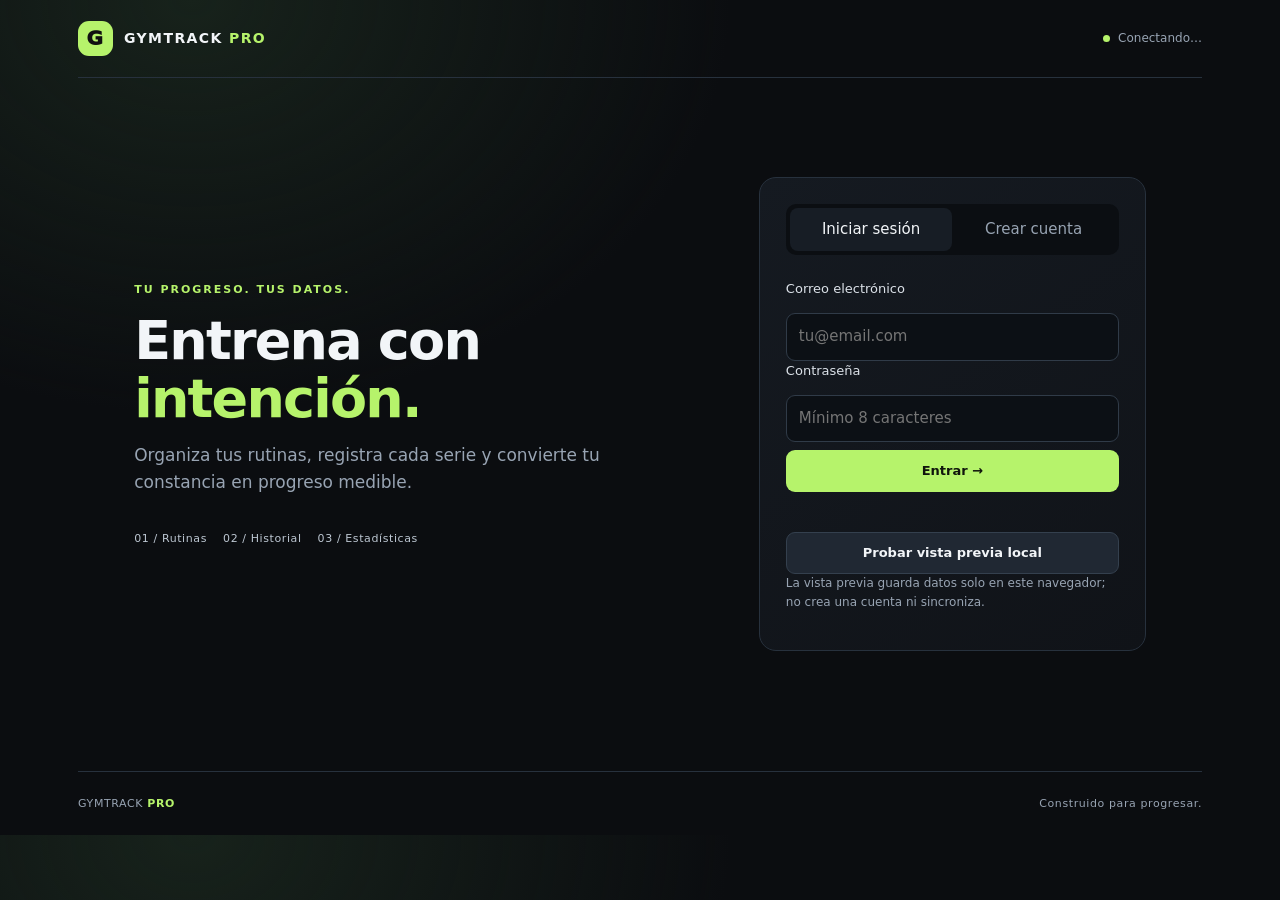
<file: index.html>
<!doctype html>
<html lang="es"><head><meta charset="utf-8"><meta name="viewport" content="width=device-width,initial-scale=1,viewport-fit=cover"><meta name="theme-color" content="#0b0d10"><meta name="description" content="GymTrack Pro: registra entrenamientos, rutinas y progreso."><title>GymTrack Pro</title><link rel="manifest" href="./manifest.json"><link rel="stylesheet" href="./css/styles.css"><script type="module" src="./js/login.js"></script></head>
<body><div class="app-shell"><header class="topbar"><a class="brand" href="./index.html"><span class="brand-mark">G</span><span>GYMTRACK <b>PRO</b></span></a><div class="top-actions"><span id="connection-state" class="status-dot">Conectando…</span></div></header><main><section id="setup-notice" class="notice hidden"><b>Conexión no disponible</b><p>Comprueba la conexión e inténtalo de nuevo.</p></section><section id="auth-view" class="auth-layout"><div class="hero-copy"><p class="eyebrow">TU PROGRESO. TUS DATOS.</p><h1>Entrena con<br><span class="accent">intención.</span></h1><p class="muted">Organiza tus rutinas, registra cada serie y convierte tu constancia en progreso medible.</p><div class="feature-row"><span>01 / Rutinas</span><span>02 / Historial</span><span>03 / Estadísticas</span></div></div><div class="panel auth-panel"><div class="tabs"><button class="tab active" data-auth-mode="login">Iniciar sesión</button><button class="tab" data-auth-mode="signup">Crear cuenta</button></div><form id="auth-form"><label for="email">Correo electrónico</label><input id="email" type="email" autocomplete="email" placeholder="tu@email.com" required><label for="password">Contraseña</label><input id="password" type="password" autocomplete="current-password" minlength="8" placeholder="Mínimo 8 caracteres" required><button class="button primary full" id="auth-submit" type="submit">Entrar →</button><p id="auth-message" class="form-message" role="status"></p></form><button id="demo-btn" class="button secondary full">Probar vista previa local</button><p class="tiny muted">La vista previa guarda datos solo en este navegador; no crea una cuenta ni sincroniza.</p></div></section>
</main><footer><span>GYMTRACK <b>PRO</b></span><span>Construido para progresar.</span></footer></div><div id="toast" class="toast" role="status" aria-live="polite"></div></body></html>
</file>
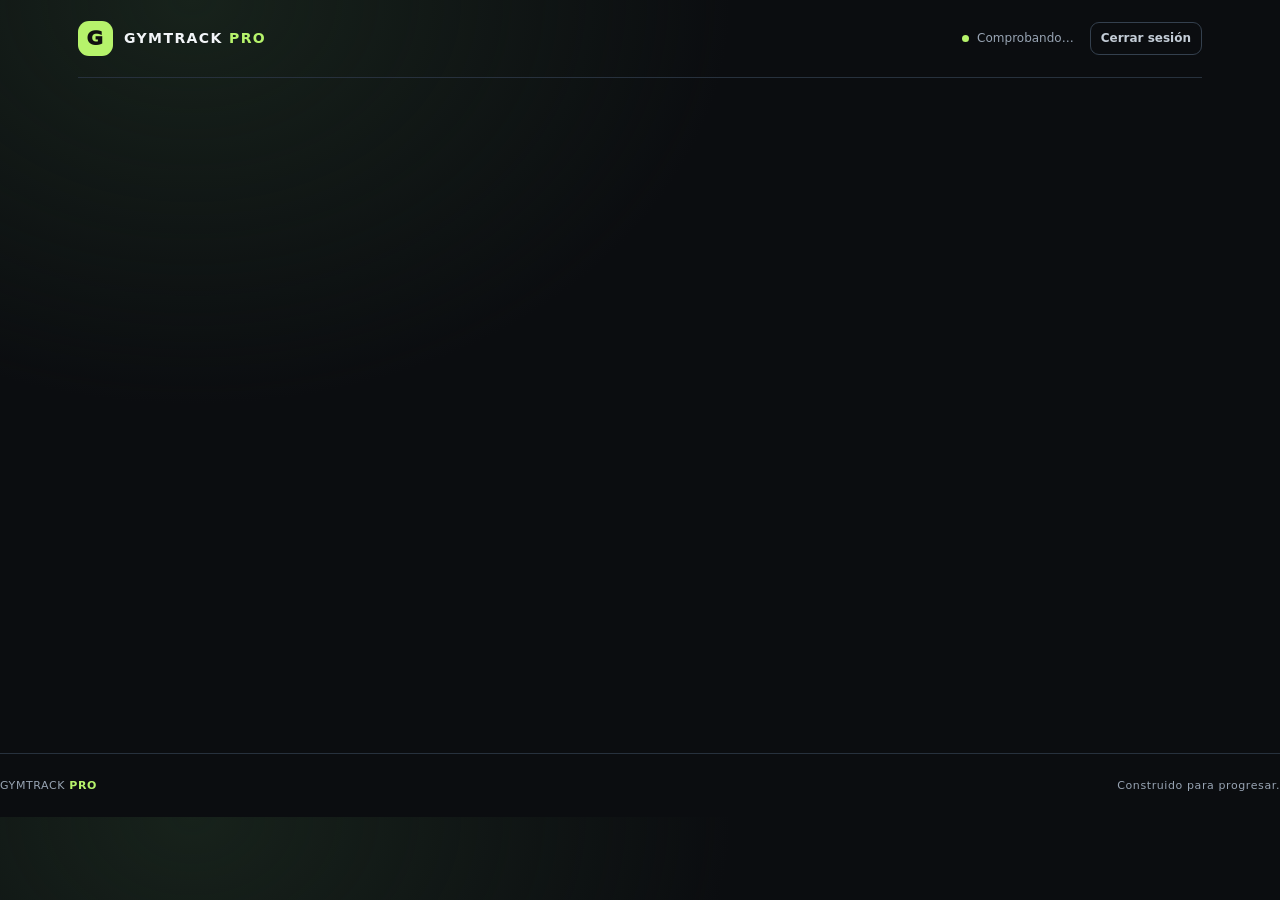
<file: app.html>
<!doctype html>
<html lang="es"><head><meta charset="utf-8"><meta name="viewport" content="width=device-width,initial-scale=1,viewport-fit=cover"><meta name="theme-color" content="#0b0d10"><meta name="description" content="GymTrack Pro: registra entrenamientos, rutinas y progreso."><title>GymTrack Pro</title><link rel="manifest" href="./manifest.json"><link rel="stylesheet" href="./css/styles.css"><script type="module" src="./js/app.js"></script></head>
<body><div class="app-shell"><header class="topbar"><button id="mobile-menu-toggle" class="mobile-menu-toggle" type="button" aria-label="Abrir menú" aria-expanded="false" aria-controls="main-sidebar"><span></span><span></span><span></span></button><a class="brand" href="./app.html"><span class="brand-mark">G</span><span>GYMTRACK <b>PRO</b></span></a><div class="top-actions"><span id="connection-state" class="status-dot">Comprobando…</span><button id="signout-btn" class="button ghost small">Cerrar sesión</button></div></header><main><section id="setup-notice" class="notice hidden"><b>Conexión no disponible</b><p>Comprueba la conexión e inténtalo de nuevo.</p></section><section id="app-view" class="hidden"><div class="welcome-row"><div><p class="eyebrow">PANEL DE CONTROL</p><h1>Tu entrenamiento<span class="accent">.</span></h1><p id="user-email" class="muted"></p></div><button id="quick-workout" class="button primary">▶ Empezar a entrenar</button></div>

<div id="sidebar-backdrop" class="sidebar-backdrop" aria-hidden="true"></div><aside id="main-sidebar" class="sidebar" aria-label="Menú principal"><p class="sidebar-label">MENÚ</p><nav class="section-tabs" aria-label="Secciones"><button class="section-tab active" data-section="overview"><span class="nav-icon">⌂</span><span>Resumen</span></button><button class="section-tab" data-section="exercises"><span class="nav-icon">↗</span><span>Ejercicios</span></button><button class="section-tab" data-section="routines"><span class="nav-icon">▤</span><span>Rutinas</span></button><button class="section-tab" data-section="new-workout"><span class="nav-icon">＋</span><span>Comenzar rutina</span></button><button class="section-tab" data-section="workouts"><span class="nav-icon">◷</span><span>Diario</span></button></nav><div class="sidebar-note"><span class="accent">●</span> Un día a la vez.<br><span class="muted">Tu progreso cuenta.</span></div></aside><div class="app-workspace">
<section id="section-overview" class="content-section"><div class="stats-grid"><article class="stat-card"><span class="stat-label">Entrenamientos</span><strong id="stat-workouts">0</strong><span class="stat-foot">Sesiones guardadas</span></article><article class="stat-card"><span class="stat-label">Series completadas</span><strong id="stat-sets">0</strong><span class="stat-foot">En tu historial</span></article><article class="stat-card"><span class="stat-label">Volumen total</span><strong id="stat-volume">0 kg</strong><span class="stat-foot">Peso × repeticiones</span></article></div><div class="section-heading"><div><p class="eyebrow">ACTIVIDAD</p><h2>Últimos entrenamientos</h2></div></div><div id="recent-workouts" class="list-stack"></div><div class="panel tip-panel"><span class="tip-icon">↗</span><div><b>La constancia se construye sesión a sesión.</b><p class="muted">Registra tus series para empezar a ver tu evolución.</p></div></div></section>
<section id="section-exercises" class="content-section hidden"><div class="section-heading"><div><p class="eyebrow">BIBLIOTECA</p><h2>Tus ejercicios</h2></div><button id="add-exercise-toggle" class="button primary">＋ Añadir</button></div><form id="exercise-form" class="panel inline-form hidden"><label>Nombre<input id="exercise-name" required maxlength="80" placeholder="Press banca"></label><label>Grupo muscular<select id="exercise-muscle"><option>Pecho</option><option>Espalda</option><option>Hombros</option><option>Bíceps</option><option>Tríceps</option><option>Cuádriceps</option><option>Femoral</option><option>Gemelos</option><option>Glúteos</option><option>Abdomen</option><option>Cardio</option><option>Cuerpo completo</option></select></label><label>Equipamiento<input id="exercise-equipment" maxlength="60" placeholder="Barra, mancuernas…"></label><label>Foto del ejercicio<input id="exercise-photo" type="file" accept="image/*"><span class="tiny muted">Elige una foto desde tu móvil (máx. 1,5 MB).</span></label><button class="button primary" type="submit">Guardar ejercicio</button></form><input id="exercise-search" class="search-input" type="search" placeholder="Buscar ejercicio…"><div id="exercise-list" class="item-grid"></div></section>
<section id="section-routines" class="content-section hidden"><div class="section-heading"><div><p class="eyebrow">PLANIFICACIÓN</p><h2>Tus rutinas</h2></div><button id="add-routine-toggle" class="button primary">＋ Crear rutina</button></div><form id="routine-form" class="panel inline-form hidden"><label>Nombre<input id="routine-name" required maxlength="80" placeholder="Torso A"></label><label>Descripción<input id="routine-description" maxlength="200" placeholder="Opcional"></label><label>Ejercicios y objetivos</label><div id="routine-exercise-picker" class="routine-exercise-picker"></div><p class="tiny muted">Para cada ejercicio, define las series, repeticiones y descanso objetivo.</p><button class="button primary" type="submit">Guardar rutina</button></form><div id="routine-list" class="item-grid"></div></section>
<section id="section-new-workout" class="content-section hidden"><div class="section-heading"><div><p class="eyebrow">SESIÓN EN CURSO</p><h2>Comenzar rutina</h2><p class="muted">Escoge una rutina y registra cada serie con peso y repeticiones.</p></div></div><div id="guided-session" class="panel workout-form hidden"></div><form id="workout-form" class="panel workout-form hidden"><label>Nombre de la sesión<input id="workout-name" required maxlength="100" placeholder="Torso — lunes"></label><label>Rutina (opcional)<select id="workout-routine"><option value="">Entrenamiento libre</option></select></label><div id="workout-entry-list"></div><button type="button" id="add-workout-exercise" class="button secondary">＋ Añadir ejercicio</button><label>Notas<textarea id="workout-notes" rows="2" maxlength="1000" placeholder="Sensaciones y observaciones…"></textarea></label><button class="button primary full" type="submit">Guardar entrenamiento</button><p id="workout-message" class="form-message" role="status"></p></form></section>
<section id="section-workouts" class="content-section hidden"><div class="section-heading"><div><p class="eyebrow">SEGUIMIENTO</p><h2>Diario de entrenamiento</h2></div><button id="start-workout" class="button primary">＋ Registrar sesión</button></div><div id="workout-list" class="list-stack"></div></section></div></div></section></main><footer><span>GYMTRACK <b>PRO</b></span><span>Construido para progresar.</span></footer></div><div id="toast" class="toast" role="status" aria-live="polite"></div></body></html>
</file>
<file: css/styles.css>
:root{color-scheme:dark;--bg:#0b0d10;--panel:#12161c;--panel2:#171d25;--line:#27313d;--text:#f2f5f8;--muted:#98a4b3;--accent:#b6f36b;--danger:#ff7b83}*{box-sizing:border-box}body{margin:0;background:radial-gradient(ellipse at 15% 0%,#17221b 0,transparent 35%),var(--bg);color:var(--text);font:15px/1.55 Inter,ui-sans-serif,system-ui,-apple-system,BlinkMacSystemFont,"Segoe UI",sans-serif}button,input,select,textarea{font:inherit}button{cursor:pointer}.app-shell{max-width:1180px;margin:auto;padding:0 28px}.topbar{height:78px;display:flex;align-items:center;justify-content:space-between;border-bottom:1px solid var(--line)}.brand{display:flex;align-items:center;gap:11px;text-decoration:none;color:var(--text);font-size:14px;font-weight:850;letter-spacing:1.4px}.brand b,footer b{color:var(--accent)}.brand-mark{width:35px;height:35px;display:grid;place-items:center;background:var(--accent);color:#111;border-radius:11px;font-weight:950;font-size:20px}.top-actions{display:flex;align-items:center;gap:16px}.status-dot,.tiny,.muted,.stat-foot{color:var(--muted)}.status-dot{font-size:12px}.status-dot:before{content:"";display:inline-block;width:7px;height:7px;background:var(--accent);border-radius:50%;margin-right:8px}main{min-height:75vh;padding:34px 0 55px}h1,h2,h3,p{margin-top:0}h1{font-size:clamp(32px,5vw,54px);line-height:1.08;letter-spacing:-1.8px;margin-bottom:14px}h2{font-size:25px;letter-spacing:-.6px;margin-bottom:0}h3{font-size:17px;margin:8px 0}.accent{color:var(--accent)}.eyebrow{color:var(--accent);font-size:11px;letter-spacing:2px;font-weight:800;margin-bottom:14px}.muted{color:var(--muted)}.tiny{font-size:12px}.auth-layout{display:grid;grid-template-columns:1.15fr .85fr;gap:10%;align-items:center;padding:65px 5%}.hero-copy{max-width:530px}.hero-copy>p:not(.eyebrow){font-size:17px;max-width:470px}.feature-row{display:flex;flex-wrap:wrap;gap:16px;margin-top:35px;color:#bdc7d2;font-size:11px;letter-spacing:.6px}.panel,.stat-card,.item-card,.workout-card{background:linear-gradient(145deg,#151a21,#101318);border:1px solid var(--line);border-radius:17px}.auth-panel{padding:26px}.tabs{display:grid;grid-template-columns:1fr 1fr;padding:4px;background:#0b0e12;border-radius:10px;margin-bottom:24px}.tab{border:0;border-radius:8px;background:transparent;color:var(--muted);padding:10px}.tab.active{background:var(--panel2);color:var(--text)}label{display:block;font-size:13px;color:#dbe1e8;margin-bottom:14px}input,select,textarea{display:block;width:100%;margin-top:7px;border:1px solid #303b48;background:#0c1015;color:var(--text);border-radius:9px;padding:11px 12px;outline:none}input:focus,select:focus,textarea:focus{border-color:var(--accent)}select[multiple]{min-height:110px}.button{border:1px solid transparent;border-radius:9px;padding:10px 15px;font-weight:750;font-size:13px;transition:transform .15s,background .15s}.button:hover{transform:translateY(-1px)}.primary{background:var(--accent);color:#10140c}.secondary{background:#202833;border-color:#34404e;color:var(--text)}.ghost{background:transparent;border-color:#34404e;color:#c4cdd7}.small{padding:6px 10px;font-size:12px}.full{width:100%;margin-top:8px}.form-message{min-height:20px;font-size:12px}.welcome-row,.section-heading{display:flex;justify-content:space-between;align-items:center;gap:20px}.welcome-row{margin:16px 0 28px}.welcome-row h1{font-size:clamp(30px,4vw,43px)}.stats-grid{display:grid;grid-template-columns:repeat(3,1fr);gap:14px;margin:24px 0 30px}.stat-card{padding:20px 22px}.stat-label,.stat-foot{display:block;font-size:12px}.stat-card strong{display:block;font-size:32px;letter-spacing:-1px;margin:7px 0}.section-tabs{display:flex;gap:7px;border-bottom:1px solid var(--line);margin-bottom:28px;overflow:auto}.section-tab{padding:12px 17px;border:0;border-bottom:2px solid transparent;background:transparent;color:var(--muted);white-space:nowrap}.section-tab.active{border-color:var(--accent);color:var(--text)}.content-section{padding:2px 0 24px}.section-heading{margin:8px 0 20px}.section-heading .eyebrow{margin-bottom:5px}.item-grid{display:grid;grid-template-columns:repeat(3,minmax(0,1fr));gap:14px}.item-card{padding:18px;min-width:0}.item-top{display:flex;align-items:center;justify-content:space-between;gap:8px}.tag{display:inline-block;background:#26351f;color:var(--accent);border-radius:100px;padding:4px 9px;font-size:10px;letter-spacing:.7px;font-weight:800}.card-meta{font-size:13px;color:var(--muted);margin-bottom:12px}.card-actions{display:flex;gap:8px;flex-wrap:wrap;margin-top:14px}.inline-form,.workout-form{padding:20px;margin:0 0 22px}.inline-form{display:grid;grid-template-columns:repeat(2,minmax(0,1fr));gap:4px 14px}.inline-form>button,.inline-form>p{align-self:end}.search-input{max-width:340px;margin:0 0 18px}.list-stack{display:grid;gap:12px}.workout-card{padding:17px 19px;display:flex;align-items:center;justify-content:space-between;gap:15px}.workout-card p{font-size:12px;color:var(--muted);margin:3px 0}.workout-card h3{margin:0 0 5px}.tip-panel{display:flex;gap:15px;padding:20px;margin-top:22px}.tip-panel p{margin:4px 0 0}.tip-icon{font-size:24px;color:var(--accent)}.empty-state{padding:27px;border:1px dashed #35404c;border-radius:13px;color:var(--muted);text-align:center}.entry-row{padding:16px;border:1px solid var(--line);border-radius:12px;margin:16px 0;background:#0e1217}.entry-heading{display:flex;justify-content:space-between;align-items:center;margin-bottom:12px}.set-row{display:grid;grid-template-columns:1fr 1fr 36px;gap:10px;align-items:end}.set-row label{font-size:11px}.set-row button{height:38px;background:transparent;border:1px solid var(--line);border-radius:8px;color:var(--danger);font-size:20px}.sets-container{display:grid;gap:4px}.notice{border:1px solid #4d583a;background:#1a2115;border-radius:12px;padding:16px 18px;margin-bottom:20px}.notice p{margin:5px 0 0;color:var(--muted);font-size:13px}footer{display:flex;justify-content:space-between;border-top:1px solid var(--line);padding:23px 0;color:var(--muted);font-size:11px;letter-spacing:.6px}.toast{position:fixed;bottom:24px;left:50%;transform:translate(-50%,15px);opacity:0;pointer-events:none;background:#e8f6d8;color:#10140c;border-radius:10px;padding:12px 18px;font-weight:750;font-size:13px;transition:.2s;box-shadow:0 12px 45px #0008;z-index:5}.toast.show{opacity:1;transform:translate(-50%,0)}.hidden{display:none!important}

/* Responsive sidebar drawer: keep all content inside the viewport */
html{width:100%;max-width:100%;overflow-x:hidden}
body{width:100%;max-width:100%;overflow-x:hidden}
.app-shell{width:100%;max-width:1180px;min-width:0;padding-left:clamp(10px,3vw,28px);padding-right:clamp(10px,3vw,28px)}
main,section,article,form,.app-workspace,.content-section,.panel,.item-card,.stat-card{min-width:0;max-width:100%}
#app-view{display:grid;grid-template-columns:220px minmax(0,1fr);gap:24px;align-items:start}
#app-view>.welcome-row{grid-column:1/-1;min-width:0}
#app-view>.sidebar{grid-column:1;grid-row:2}
#app-view>.app-workspace{grid-column:2;grid-row:2;min-width:0;width:100%}
.sidebar{position:sticky;top:18px;align-self:start;border:1px solid var(--line);border-radius:16px;background:linear-gradient(145deg,#151a21,#101318);padding:16px 12px;z-index:20}
.sidebar-label{font-size:10px;letter-spacing:1.8px;color:var(--muted);font-weight:800;padding:0 10px;margin:2px 0 10px}
.section-tabs{display:grid;gap:5px;min-width:0;border:0;margin:0 0 28px;overflow:visible}
.section-tab{display:flex;align-items:center;gap:12px;text-align:left;width:100%;min-width:0;padding:12px;border:1px solid transparent;border-radius:10px;border-bottom:0;white-space:normal;overflow-wrap:anywhere}
.section-tab.active{background:#26351f;border-color:#35482b;color:var(--accent)}
.nav-icon{width:22px;flex:0 0 22px;text-align:center;font-size:18px}
.sidebar-note{border-top:1px solid var(--line);padding:16px 10px 4px;font-size:12px;line-height:1.9}
.sidebar-backdrop,.mobile-menu-toggle{display:none}
.app-workspace>.content-section{min-width:0;width:100%}
.stats-grid{min-width:0;grid-template-columns:repeat(3,minmax(0,1fr))}
.stat-card{min-width:0;overflow-wrap:anywhere}
.item-grid{grid-template-columns:repeat(2,minmax(0,1fr))}
.workout-card>div{min-width:0;overflow-wrap:anywhere}
.workout-card{min-width:0}
img,svg,video,canvas{max-width:100%;height:auto}
input,select,textarea{min-width:0;max-width:100%}
@media(max-width:850px){
.app-shell{padding-inline:16px}
#app-view{grid-template-columns:175px minmax(0,1fr);gap:16px}
.stats-grid{grid-template-columns:repeat(2,minmax(0,1fr))}
.stat-card:last-child{grid-column:1/-1}
.item-grid{grid-template-columns:minmax(0,1fr)}
.section-heading{flex-wrap:wrap}
}
@media(max-width:600px){
html,body{overflow-x:hidden!important;width:100%;max-width:100%}
.app-shell{padding:0 12px;width:100%;overflow-x:clip}
.topbar{height:64px;gap:9px;min-width:0}
.brand{font-size:12px;letter-spacing:.6px;gap:7px;min-width:0}
.brand-mark{width:30px;height:30px;flex:0 0 30px}
.top-actions{gap:6px;min-width:0}
#signout-btn{font-size:11px;padding:6px 7px}
.status-dot{font-size:0;white-space:nowrap}
.status-dot:before{margin-right:0}
main{padding:18px 0 32px;width:100%;min-width:0}
#app-view{display:flex;flex-direction:column;align-items:stretch;gap:16px;width:100%;min-width:0}
#app-view>.welcome-row{width:100%;min-width:0;margin:4px 0 0;display:flex;align-items:flex-start;justify-content:space-between;gap:8px}
.welcome-row>div{min-width:0;flex:1}
.welcome-row h1{font-size:clamp(25px,7.4vw,34px);letter-spacing:-.8px;overflow-wrap:anywhere}
.welcome-row .button{margin:0;flex:0 1 auto;max-width:46%;padding:9px 8px;font-size:11px;white-space:normal}
.sidebar{position:fixed;top:0;left:0;bottom:0;width:min(82vw,300px);max-width:300px;height:100dvh;overflow-y:auto;overflow-x:hidden;z-index:1000;border-radius:0 18px 18px 0;border-left:0;padding:24px 14px;background:#10151b;box-shadow:18px 0 48px #0008;transform:translateX(-110%);visibility:hidden;transition:transform .22s ease,visibility .22s ease}
body.mobile-menu-open .sidebar{transform:translateX(0);visibility:visible}
.sidebar-label{display:block;padding:0 10px;margin:18px 0 12px}
.sidebar-note{display:block;margin-top:20px}
.section-tabs{display:grid;grid-template-columns:minmax(0,1fr);gap:6px;margin:0;overflow:visible}
.section-tab{display:flex;flex-direction:row;justify-content:flex-start;text-align:left;gap:12px;padding:14px 12px;font-size:14px;line-height:1.4;overflow-wrap:anywhere}
.nav-icon{font-size:19px}
.sidebar-backdrop{display:block;position:fixed;inset:0;z-index:999;background:#0009;opacity:0;visibility:hidden;transition:opacity .2s,visibility .2s}
body.mobile-menu-open .sidebar-backdrop{opacity:1;visibility:visible}
.mobile-menu-toggle{display:flex;flex:0 0 36px;width:36px;height:36px;flex-direction:column;justify-content:center;align-items:center;gap:4px;border:1px solid var(--line);border-radius:10px;background:var(--panel2);padding:0}
.mobile-menu-toggle span{display:block;width:16px;height:2px;border-radius:2px;background:var(--text)}
.app-workspace{width:100%;min-width:0;max-width:100%;overflow-wrap:anywhere}
.content-section{width:100%;min-width:0;max-width:100%}
.stats-grid{grid-template-columns:repeat(2,minmax(0,1fr));gap:8px;margin:10px 0 20px}
.stat-card{padding:12px 9px;overflow:hidden}
.stat-card strong{font-size:clamp(21px,6vw,25px)}
.stat-label,.stat-foot{font-size:10px;overflow-wrap:anywhere}
.stat-card:last-child{grid-column:1/-1}
.section-heading{align-items:flex-start;gap:10px}
.section-heading h2{font-size:21px;overflow-wrap:anywhere}
.section-heading .button{white-space:normal;max-width:100%}
.inline-form{grid-template-columns:minmax(0,1fr);padding:13px}
.workout-form{padding:12px}
.set-row{grid-template-columns:minmax(0,1fr) minmax(0,1fr) 30px;gap:6px}
.set-row label{min-width:0;font-size:10px}
.set-row input{padding:10px 7px}
.entry-row{padding:10px}
.workout-card{padding:12px;gap:7px;align-items:flex-start}
.workout-card .tag{flex:0 0 auto;font-size:9px;padding:4px 6px}
.workout-card h3{overflow-wrap:anywhere}
.search-input{max-width:100%}
.auth-layout{padding:24px 0;gap:20px}
.auth-panel{padding:16px}
.feature-row{font-size:10px;gap:8px}
footer{flex-wrap:wrap;gap:8px}
}
@media(max-width:360px){
.app-shell{padding-inline:9px}
.welcome-row{flex-wrap:wrap}
.welcome-row .button{max-width:100%;margin-top:4px}
.section-heading h2{font-size:19px}
.set-row{grid-template-columns:minmax(0,1fr) minmax(0,1fr) 28px;gap:4px}
}
@media(prefers-reduced-motion:reduce){
.sidebar,.sidebar-backdrop{transition:none}
}

/* Login page mobile layout: stack form and avoid desktop-width overflow */
@media(max-width:600px){
  .auth-layout{display:flex!important;flex-direction:column!important;align-items:stretch!important;width:100%;max-width:100%;min-width:0;grid-template-columns:minmax(0,1fr)!important;gap:18px!important}
  .auth-layout>.hero-copy{display:none!important}
  .auth-layout>.auth-panel{width:100%!important;max-width:100%!important;min-width:0!important;box-sizing:border-box;margin:0!important;padding:18px!important}
  .auth-panel form,.auth-panel .tabs{width:100%;min-width:0;max-width:100%;box-sizing:border-box}
  .auth-panel input,.auth-panel button,.auth-panel label{max-width:100%;min-width:0;box-sizing:border-box}
  .auth-panel .tabs{display:grid;grid-template-columns:repeat(2,minmax(0,1fr));gap:5px}
  .auth-panel .tab{min-width:0;padding:10px 5px;font-size:14px;overflow-wrap:anywhere}
  .auth-panel input{width:100%;font-size:16px}
  .auth-panel .form-message,.auth-panel .tiny{overflow-wrap:anywhere}
  .topbar .brand{flex:1;justify-content:center}
  .topbar .top-actions{flex:0 0 auto}
  .app-shell,body,html{overflow-x:hidden!important}
}

.exercise-photo{display:block;width:100%;height:150px;object-fit:cover;border-radius:10px;margin:12px 0}.routine-exercise-picker{display:grid;gap:10px;grid-column:1/-1}.routine-pick{border:1px solid var(--line);border-radius:12px;padding:12px;background:#0e1217}.routine-pick-name{display:flex;align-items:center;gap:10px}.routine-pick-name input{width:auto;margin:0}.routine-pick-name img{width:54px;height:54px;object-fit:cover;border-radius:8px}.routine-pick-name span{display:grid}.routine-pick-name small{color:var(--muted)}.routine-pick-fields{display:grid;grid-template-columns:repeat(3,minmax(0,1fr));gap:8px;margin-top:10px}.routine-pick-fields label{font-size:11px;margin:0}.routine-pick-fields input{padding:8px}.routine-summary{display:grid;gap:5px;font-size:12px;color:var(--muted);margin:10px 0}.guided-exercise{margin:18px 0;padding:18px;border:1px solid var(--line);border-radius:14px}.guided-photo{width:100%;max-height:240px;object-fit:contain;border-radius:10px}.guided-inputs{display:grid;grid-template-columns:1fr 1fr;gap:12px}.rest-notice{padding:12px;background:#26351f;border-radius:10px;margin-top:12px}@media(max-width:600px){.routine-pick-fields{grid-template-columns:repeat(3,minmax(0,1fr));gap:5px}.routine-pick-fields input{padding:7px 5px;font-size:14px}.guided-inputs{grid-template-columns:1fr}}
</file>
